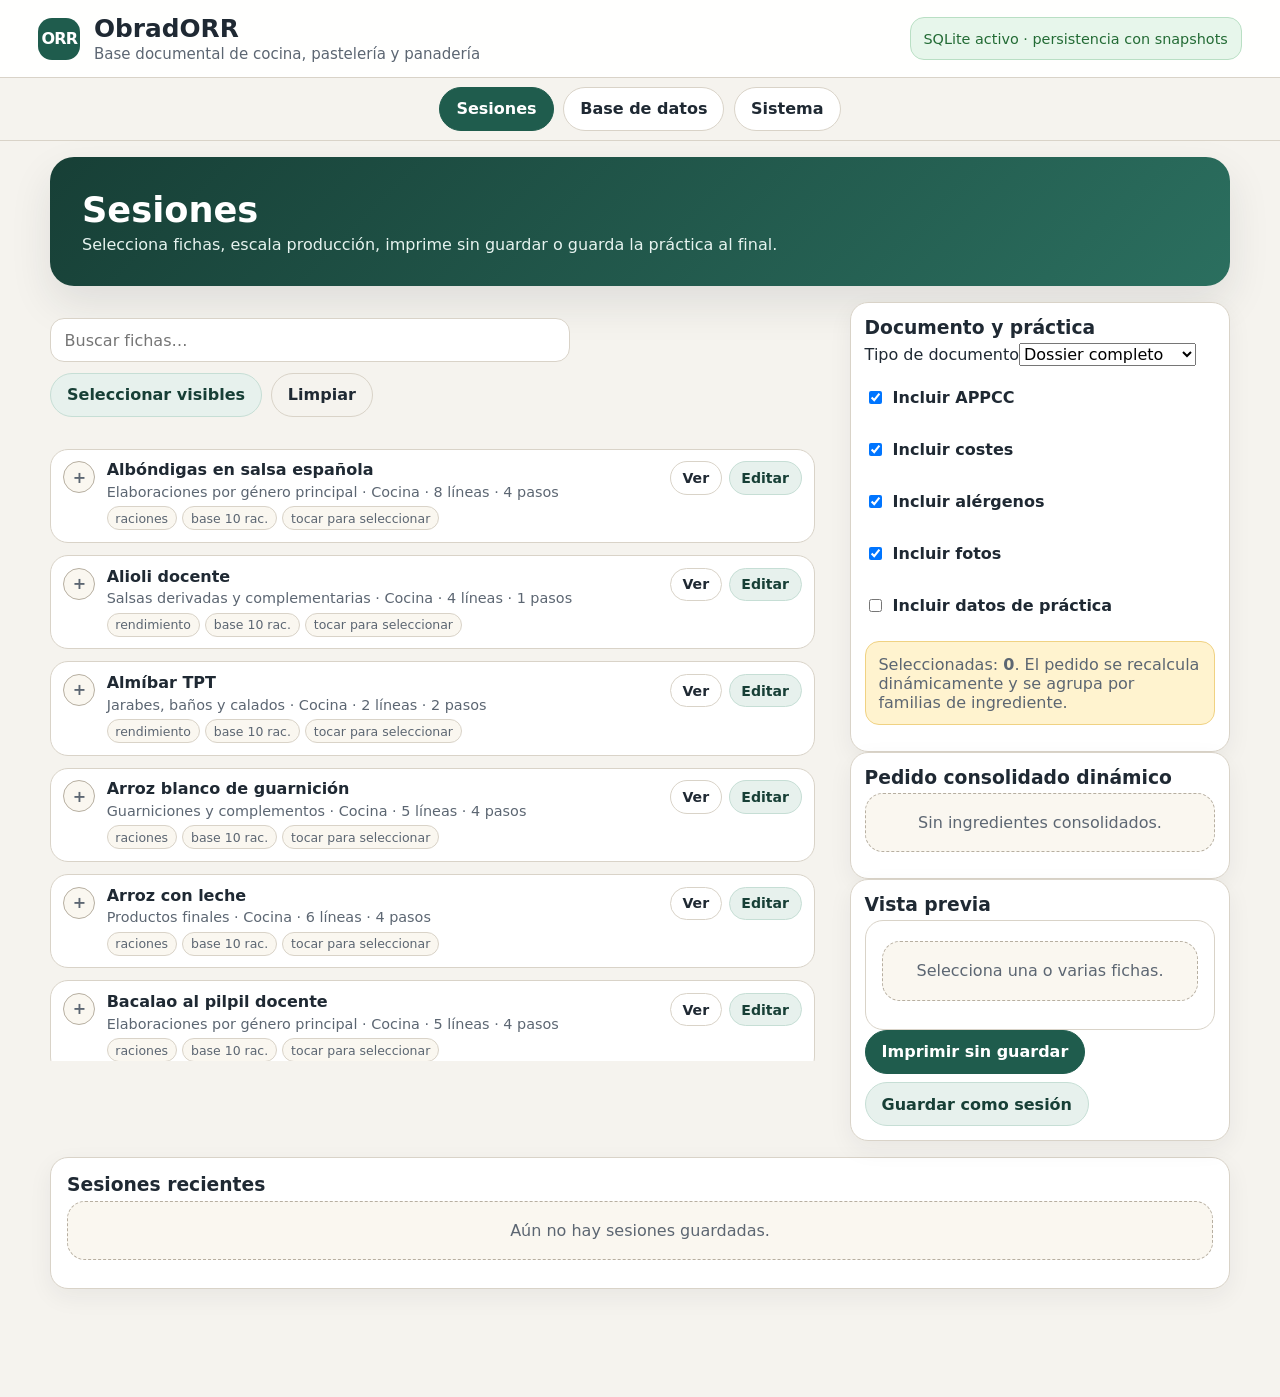
<file: index.html>
<!doctype html>
<html lang="es">
<head>
  <meta charset="utf-8">
  <meta name="viewport" content="width=device-width, initial-scale=1">
  <title>ObradORR · 1.0.0</title>
  <link rel="stylesheet" href="app.css?v=obradorr_1_0_0">
</head>
<body>
  <a class="salto" href="#aplicacion">Saltar al contenido</a>
  <header class="cabecera">
    <div class="marca">
      <div class="marca__icono" aria-hidden="true">ORR</div>
      <div>
        <h1>ObradORR</h1>
        <p>Base documental de cocina, pastelería y panadería</p>
      </div>
    </div>
    <div class="estado" id="estado-aplicacion" role="status" aria-live="polite">Iniciando…</div>
  </header>

  <nav class="nav-principal" aria-label="Navegación principal">
    <button type="button" data-vista="sesiones" class="activo">Sesiones</button>
    <button type="button" data-vista="base">Base de datos</button>
    <button type="button" data-vista="sistema">Sistema</button>
  </nav>

  <main id="aplicacion" class="aplicacion" tabindex="-1"></main>

  <nav class="nav-movil" aria-label="Navegación móvil">
    <button type="button" data-vista="sesiones" class="activo"><span>▣</span><small>Sesiones</small></button>
    <button type="button" data-vista="base"><span>▤</span><small>Base</small></button>
    <button type="button" data-vista="sistema"><span>⚙</span><small>Sistema</small></button>
  </nav>

  <script src="wasm/sql-wasm.js"></script>
  <script type="module" src="app.js?v=obradorr_1_0_0"></script>
</body>
</html>
</file>
<file: app.css>
:root {
  --fondo: #f5f3ee;
  --superficie: #ffffff;
  --superficie-2: #faf7f0;
  --texto: #1f2933;
  --texto-suave: #5c6672;
  --primario: #1f5c4d;
  --primario-oscuro: #173f36;
  --primario-suave: #e7f1ed;
  --borde: #d9d3c8;
  --borde-fuerte: #b7afa1;
  --aviso: #7a5300;
  --aviso-fondo: #fff3cf;
  --error: #8a1f1f;
  --error-fondo: #fde8e8;
  --ok: #236b35;
  --ok-fondo: #e7f6eb;
  --sombra: 0 18px 42px rgba(31, 41, 51, .10);
  --radio: 18px;
  --ancho: 1180px;
  --cabecera: 78px;
  font-family: system-ui, -apple-system, BlinkMacSystemFont, "Segoe UI", sans-serif;
}

* { box-sizing: border-box; }
html { scroll-behavior: smooth; }
body {
  margin: 0;
  background: var(--fondo);
  color: var(--texto);
  min-height: 100vh;
  padding-bottom: 76px;
}
button, input, select, textarea { font: inherit; }
button { cursor: pointer; }
button:disabled { cursor: not-allowed; opacity: .55; }

.salto {
  position: fixed;
  left: 1rem;
  top: -5rem;
  padding: .6rem 1rem;
  background: var(--primario);
  color: #fff;
  z-index: 1000;
}
.salto:focus { top: 1rem; }

.cabecera {
  position: sticky;
  top: 0;
  z-index: 50;
  min-height: var(--cabecera);
  display: flex;
  align-items: center;
  justify-content: space-between;
  gap: 1rem;
  padding: .85rem clamp(1rem, 3vw, 2.4rem);
  background: rgba(255, 255, 255, .94);
  border-bottom: 1px solid var(--borde);
  backdrop-filter: blur(10px);
}
.marca { display: flex; align-items: center; gap: .85rem; min-width: 0; }
.marca__icono {
  width: 42px;
  height: 42px;
  display: grid;
  place-items: center;
  border-radius: 14px;
  background: var(--primario);
  color: #fff;
  font-weight: 800;
  letter-spacing: -.05em;
}
h1 { margin: 0; font-size: clamp(1.12rem, 2vw, 1.55rem); }
.marca p { margin: .12rem 0 0; color: var(--texto-suave); font-size: .94rem; }
.estado {
  padding: .55rem .85rem;
  border-radius: 999px;
  background: var(--primario-suave);
  color: var(--primario-oscuro);
  border: 1px solid #c7ded5;
  white-space: nowrap;
  font-size: .9rem;
}
.estado.error { background: var(--error-fondo); color: var(--error); border-color: #f0b6b6; }
.estado.ok { background: var(--ok-fondo); color: var(--ok); border-color: #b9dfc4; }

.nav-principal {
  position: sticky;
  top: var(--cabecera);
  z-index: 45;
  display: flex;
  gap: .6rem;
  justify-content: center;
  padding: .55rem 1rem;
  background: rgba(245, 243, 238, .96);
  border-bottom: 1px solid var(--borde);
}
.nav-principal button, .nav-movil button, .boton {
  border: 1px solid var(--borde);
  border-radius: 999px;
  background: var(--superficie);
  color: var(--texto);
  padding: .72rem 1rem;
  font-weight: 700;
}
.nav-principal button.activo, .nav-movil button.activo, .boton.primario {
  background: var(--primario);
  color: #fff;
  border-color: var(--primario);
}
.boton.secundario { background: var(--primario-suave); border-color: #c6ded5; color: var(--primario-oscuro); }
.boton.peligro { background: var(--error-fondo); border-color: #e7b5b5; color: var(--error); }
.boton.plano { background: transparent; }
.boton.pequeno { padding: .48rem .72rem; font-size: .88rem; }

.aplicacion {
  width: min(var(--ancho), calc(100vw - 2rem));
  margin: 1rem auto 2rem;
}

.portada {
  display: grid;
  gap: 1rem;
}
.hero {
  background: linear-gradient(135deg, #173f36, #2b6f5f);
  color: #fff;
  border-radius: calc(var(--radio) + 6px);
  padding: clamp(1.2rem, 3vw, 2rem);
  box-shadow: var(--sombra);
}
.hero h2 { margin: 0 0 .35rem; font-size: clamp(1.35rem, 3vw, 2.2rem); }
.hero p { margin: 0; color: #e6f3ef; max-width: 70ch; }

.tarjetas { display: grid; grid-template-columns: repeat(auto-fit, minmax(230px, 1fr)); gap: 1rem; }
.tarjeta {
  background: var(--superficie);
  border: 1px solid var(--borde);
  border-radius: var(--radio);
  padding: 1rem;
  box-shadow: 0 8px 24px rgba(31, 41, 51, .06);
}
.tarjeta h3, .tarjeta h4 { margin: 0 0 .35rem; }
.tarjeta p { color: var(--texto-suave); margin: .25rem 0 .75rem; }
.tarjeta.accion { text-align: left; width: 100%; border-radius: var(--radio); }
.tarjeta.clicable { transition: transform .15s ease, box-shadow .15s ease, border-color .15s ease; }
.tarjeta.clicable:hover, .tarjeta.clicable:focus-visible { transform: translateY(-1px); box-shadow: var(--sombra); border-color: var(--primario); outline: none; }

.barra {
  display: flex;
  flex-wrap: wrap;
  gap: .65rem;
  align-items: center;
  justify-content: space-between;
  margin: 1rem 0;
}
.barra__grupo { display: flex; flex-wrap: wrap; gap: .55rem; align-items: center; }
.campo-busqueda, .campo, .select, textarea {
  width: 100%;
  border: 1px solid var(--borde);
  border-radius: 14px;
  padding: .72rem .85rem;
  background: #fff;
  color: var(--texto);
}
.campo-busqueda { max-width: 520px; }
.formulario { display: grid; gap: .85rem; }
.formulario.doble { grid-template-columns: repeat(2, minmax(0, 1fr)); }
.formulario label { display: grid; gap: .32rem; font-weight: 700; color: var(--texto); }
.formulario span { font-size: .9rem; color: var(--texto-suave); font-weight: 600; }
textarea { min-height: 110px; resize: vertical; }

.pestanas {
  display: flex;
  gap: .45rem;
  flex-wrap: wrap;
  margin: .9rem 0;
}
.pestanas button {
  border: 1px solid var(--borde);
  background: var(--superficie-2);
  border-radius: 999px;
  padding: .55rem .82rem;
  font-weight: 700;
}
.pestanas button.activo { background: var(--primario); color: #fff; border-color: var(--primario); }

.catalogo {
  display: grid;
  gap: .75rem;
}
.item {
  display: grid;
  grid-template-columns: 1fr auto;
  gap: .85rem;
  align-items: center;
  background: var(--superficie);
  border: 1px solid var(--borde);
  border-radius: var(--radio);
  padding: .9rem;
  text-align: left;
  width: 100%;
  color: var(--texto);
}
.item:hover, .item:focus-visible { border-color: var(--primario); box-shadow: 0 8px 22px rgba(31, 92, 77, .12); outline: none; }
.item__titulo { font-weight: 800; margin: 0 0 .25rem; }
.item__meta { color: var(--texto-suave); font-size: .9rem; }
.item__acciones { display: flex; flex-wrap: wrap; justify-content: flex-end; gap: .45rem; }
.etiquetas { display: flex; flex-wrap: wrap; gap: .35rem; margin-top: .4rem; }
.etiqueta { font-size: .78rem; padding: .22rem .48rem; border-radius: 999px; background: var(--superficie-2); border: 1px solid var(--borde); color: var(--texto-suave); }
.etiqueta.ok { background: var(--ok-fondo); color: var(--ok); border-color: #b9dfc4; }
.etiqueta.aviso { background: var(--aviso-fondo); color: var(--aviso); border-color: #f0d283; }

.ventana {
  position: fixed;
  inset: clamp(.5rem, 2vw, 1.5rem);
  z-index: 100;
  background: var(--superficie);
  border: 1px solid var(--borde-fuerte);
  border-radius: calc(var(--radio) + 6px);
  box-shadow: 0 24px 70px rgba(15, 23, 42, .35);
  display: grid;
  grid-template-rows: auto 1fr;
  overflow: hidden;
}
.ventana::backdrop, .velo {
  position: fixed;
  inset: 0;
  background: rgba(15, 23, 42, .36);
  z-index: 90;
}
.ventana__cabecera {
  display: flex;
  gap: .8rem;
  justify-content: space-between;
  align-items: flex-start;
  padding: 1rem;
  border-bottom: 1px solid var(--borde);
  background: var(--superficie-2);
}
.ventana__titulo h2 { margin: .2rem 0 .2rem; font-size: clamp(1.1rem, 2.4vw, 1.7rem); }
.ventana__titulo p { margin: 0; color: var(--texto-suave); }
.ventana__acciones { display: flex; flex-wrap: wrap; gap: .45rem; justify-content: flex-end; }
.ventana__cuerpo { overflow: auto; padding: 1rem; }

.panel { display: grid; gap: 1rem; }
.resumen-grid { display: grid; grid-template-columns: repeat(auto-fit, minmax(180px, 1fr)); gap: .75rem; }
.dato { background: var(--superficie-2); border: 1px solid var(--borde); border-radius: 14px; padding: .8rem; }
.dato strong { display: block; font-size: 1.05rem; }
.dato small { color: var(--texto-suave); }
.tabla { width: 100%; border-collapse: collapse; background: var(--superficie); border-radius: 14px; overflow: hidden; }
.tabla th, .tabla td { padding: .65rem .7rem; border-bottom: 1px solid var(--borde); text-align: left; vertical-align: top; }
.tabla th { background: var(--superficie-2); font-size: .88rem; }
.lista { display: grid; gap: .55rem; margin: 0; padding: 0; list-style: none; }
.lista li { padding: .7rem; border: 1px solid var(--borde); border-radius: 14px; background: var(--superficie-2); }

.seleccion-rapida {
  display: grid;
  grid-template-columns: minmax(0, 1.1fr) minmax(320px, .9fr);
  gap: 1rem;
  align-items: start;
}
.panel-lateral {
  position: sticky;
  top: calc(var(--cabecera) + 70px);
}
.item.seleccionado { border-color: var(--primario); background: var(--primario-suave); }
.cantidad { display: none; grid-template-columns: repeat(3, minmax(0, 1fr)); gap: .5rem; margin-top: .65rem; }
.item.seleccionado .cantidad { display: grid; }
.opciones { display: grid; gap: .65rem; }
.check { display: flex; gap: .5rem; align-items: center; font-weight: 700; }
.vista-previa {
  background: #fff;
  border: 1px solid var(--borde);
  border-radius: var(--radio);
  padding: 1rem;
  max-height: calc(100vh - 190px);
  overflow: auto;
}
.vista-previa h3 { margin-top: 0; }

.aviso { background: var(--aviso-fondo); color: var(--aviso); border: 1px solid #f0d283; border-radius: 14px; padding: .8rem; }
.error { background: var(--error-fondo); color: var(--error); border: 1px solid #e7b5b5; border-radius: 14px; padding: .8rem; }
.ok { background: var(--ok-fondo); color: var(--ok); border: 1px solid #b9dfc4; border-radius: 14px; padding: .8rem; }
.vacio { color: var(--texto-suave); background: var(--superficie-2); border: 1px dashed var(--borde-fuerte); border-radius: var(--radio); padding: 1.2rem; text-align: center; }

.nav-movil {
  position: fixed;
  left: 0;
  right: 0;
  bottom: 0;
  z-index: 60;
  display: none;
  grid-template-columns: repeat(3, 1fr);
  gap: .35rem;
  padding: .45rem .55rem calc(.45rem + env(safe-area-inset-bottom));
  background: rgba(255, 255, 255, .96);
  border-top: 1px solid var(--borde);
}
.nav-movil button { display: grid; gap: .12rem; place-items: center; padding: .46rem .3rem; border-radius: 16px; }
.nav-movil span { font-size: 1rem; }
.nav-movil small { font-size: .76rem; }

@media (max-width: 820px) {
  :root { --cabecera: 62px; }
  body { padding-bottom: 72px; }
  .cabecera { padding: .55rem .75rem; align-items: center; }
  .marca__icono { width: 34px; height: 34px; border-radius: 10px; font-size: .82rem; }
  .marca p { display: none; }
  .estado { font-size: .76rem; padding: .42rem .58rem; }
  .nav-principal { display: none; }
  .nav-movil { display: grid; }
  .aplicacion { width: min(100vw - .8rem, var(--ancho)); margin: .55rem auto 1rem; }
  .hero { padding: 1rem; }
  .tarjetas { grid-template-columns: 1fr; }
  .formulario.doble { grid-template-columns: 1fr; }
  .item { grid-template-columns: 1fr; align-items: stretch; }
  .item__acciones { justify-content: flex-start; }
  .ventana { inset: .35rem; border-radius: 18px; }
  .ventana__cabecera { display: grid; gap: .7rem; padding: .8rem; }
  .ventana__acciones { justify-content: flex-start; }
  .ventana__cuerpo { padding: .75rem; }
  .tabla { display: block; overflow-x: auto; white-space: nowrap; }
  .seleccion-rapida { grid-template-columns: 1fr; }
  .panel-lateral { position: static; }
  .vista-previa { max-height: none; }
  .cantidad { grid-template-columns: 1fr; }
  .barra { align-items: stretch; }
  .barra__grupo, .barra__grupo > * { width: 100%; }
  .campo-busqueda { max-width: none; }
}

@media print {
  body { background: #fff; padding: 0; }
  .cabecera, .nav-principal, .nav-movil, .barra, .pestanas, .ventana__acciones, .boton { display: none !important; }
  .aplicacion, .ventana, .ventana__cuerpo { position: static; inset: auto; width: auto; margin: 0; box-shadow: none; border: 0; overflow: visible; }
  .vista-previa { max-height: none; overflow: visible; border: 0; }
}
.oculto { display: none !important; }
.tabla.compacta th, .tabla.compacta td { padding: .42rem .5rem; font-size: .9rem; }
details { border: 1px solid var(--borde); border-radius: 14px; padding: .8rem; background: #fff; }
summary { cursor: pointer; font-weight: 800; margin-bottom: .7rem; }
.validacion ul { margin: .35rem 0 .8rem; }
.bloque-practica { background: var(--superficie-2); border: 1px solid var(--borde); border-radius: 14px; padding: .8rem; }
@media (max-width: 820px) { .tabla.compacta { white-space: normal; } }

/* RC4.2 · selección compacta contextual para sesiones */
.seleccion-rapida {
  grid-template-columns: minmax(0, 1fr) minmax(300px, 380px);
}
.seleccion-rapida > .panel,
.seleccion-rapida > .panel-lateral { min-width: 0; }
.catalogo-seleccion {
  max-height: min(68vh, 760px);
  overflow: auto;
  padding-right: .25rem;
  scrollbar-gutter: stable;
}
.item.seleccionable {
  grid-template-columns: auto minmax(0, 1fr) auto;
  align-items: flex-start;
  gap: .7rem;
  padding: .72rem .78rem;
}
.item.seleccionable .item__contenido { min-width: 0; }
.item.seleccionable .item__titulo {
  line-height: 1.18;
  overflow-wrap: anywhere;
}
.selector-ficha {
  width: 2rem;
  height: 2rem;
  display: grid;
  place-items: center;
  border-radius: 999px;
  border: 1px solid var(--borde-fuerte);
  background: var(--superficie-2);
  color: var(--texto-suave);
  font-weight: 900;
  flex: 0 0 auto;
}
.item.seleccionado .selector-ficha {
  background: var(--primario);
  border-color: var(--primario);
  color: #fff;
}
.cantidad.cantidad-compacta {
  grid-template-columns: minmax(150px, 1.1fr) repeat(3, minmax(90px, .75fr));
  align-items: end;
  gap: .48rem;
  margin-top: .65rem;
  padding: .65rem;
  border: 1px solid #c6ded5;
  border-radius: 14px;
  background: rgba(255,255,255,.72);
}
.cantidad-compacta label,
.cantidad-compacta .modo-escalado,
.campo-mini {
  display: grid;
  gap: .24rem;
  font-weight: 700;
}
.cantidad-compacta span,
.campo-mini span { font-size: .78rem; color: var(--texto-suave); }
.cantidad-compacta .campo,
.cantidad-compacta select {
  min-height: 2.55rem;
  padding: .52rem .62rem;
  border: 1px solid var(--borde);
  border-radius: 12px;
  background: #fff;
}
.resumen-escala {
  margin: 0;
  align-self: center;
  color: var(--primario-oscuro);
  font-size: .86rem;
  font-weight: 800;
}
.panel-lateral .tarjeta { padding: .85rem; }
.panel-lateral .vista-previa { max-height: 34vh; }
.panel-lateral .tabla.compacta { font-size: .86rem; }

@media (max-width: 980px) {
  .seleccion-rapida { grid-template-columns: 1fr; }
  .catalogo-seleccion { max-height: none; overflow: visible; padding-right: 0; }
  .panel-lateral { position: static; }
}

@media (max-width: 820px) {
  .item.seleccionable { grid-template-columns: auto minmax(0, 1fr); }
  .item.seleccionable .item__acciones {
    grid-column: 2;
    justify-content: flex-start;
  }
  .cantidad.cantidad-compacta {
    grid-template-columns: 1fr 1fr;
    padding: .55rem;
  }
  .cantidad-compacta .modo-escalado,
  .resumen-escala { grid-column: 1 / -1; }
  .selector-ficha { width: 1.8rem; height: 1.8rem; }
}

@media (max-width: 430px) {
  .cantidad.cantidad-compacta { grid-template-columns: 1fr; }
  .item.seleccionable { padding: .66rem; }
  .item.seleccionable .item__acciones { grid-column: 1 / -1; }
}

/* ObradORR 3.0 · bloques de pedido por familias, fotos y catálogos docentes */
.pedido-familias { display: grid; gap: 1rem; }
.bloque-familia {
  border: 1px solid var(--borde);
  border-radius: 16px;
  background: #fff;
  overflow: hidden;
}
.bloque-familia h4 {
  margin: 0;
  padding: .75rem 1rem;
  background: #eef6f2;
  color: var(--primario-oscuro);
  border-bottom: 1px solid var(--borde);
}
.bloque-familia .tabla { margin: 0; border: 0; }
.foto-principal {
  margin: 0 0 1rem 0;
  border: 1px solid var(--borde);
  border-radius: 18px;
  overflow: hidden;
  background: #fff;
}
.foto-principal img { width: 100%; max-height: 360px; object-fit: cover; display: block; }
.foto-principal figcaption { padding: .65rem .9rem; color: var(--texto-suave); font-weight: 700; }
.gestor-fotos { display: grid; gap: .85rem; }
.galeria-fotos { display: grid; grid-template-columns: repeat(auto-fit, minmax(160px, 1fr)); gap: .85rem; }
.foto-mini {
  margin: 0;
  border: 1px solid var(--borde);
  border-radius: 14px;
  overflow: hidden;
  background: #fff;
}
.foto-mini.principal { outline: 3px solid rgba(47,92,79,.24); }
.foto-mini img { width: 100%; aspect-ratio: 4/3; object-fit: cover; display: block; }
.foto-mini figcaption { padding: .5rem .65rem; font-size: .85rem; }
.check { align-content: center; display: flex; gap: .5rem; align-items: center; min-height: 2.6rem; }
@media (max-width: 640px) {
  .bloque-familia { border-radius: 12px; }
  .bloque-familia h4 { padding: .65rem .75rem; }
  .galeria-fotos { grid-template-columns: 1fr; }
}

/* Contrato documental estable · ObradORR 1.0.0 */
.bloque-panaderia{border:1px solid var(--borde);border-radius:18px;padding:1rem;margin:1rem 0;background:#fffdf7}
.bloque-panaderia h3{margin-top:1rem}.bloque-panaderia h3:first-child{margin-top:0}
.subbloque{margin:.85rem 0;padding:.7rem;border-left:4px solid var(--primario);background:#f8faf8;border-radius:10px}
.doc-seccion{margin:1rem 0 1.5rem}.doc-subtitulo{font-weight:700;color:#5b6472;text-transform:uppercase;letter-spacing:.04em;font-size:.85rem}
@media print{.bloque-panaderia,.subbloque{break-inside:avoid}.doc-seccion{break-inside:avoid}.tabla{font-size:10.5pt}}
</file>
